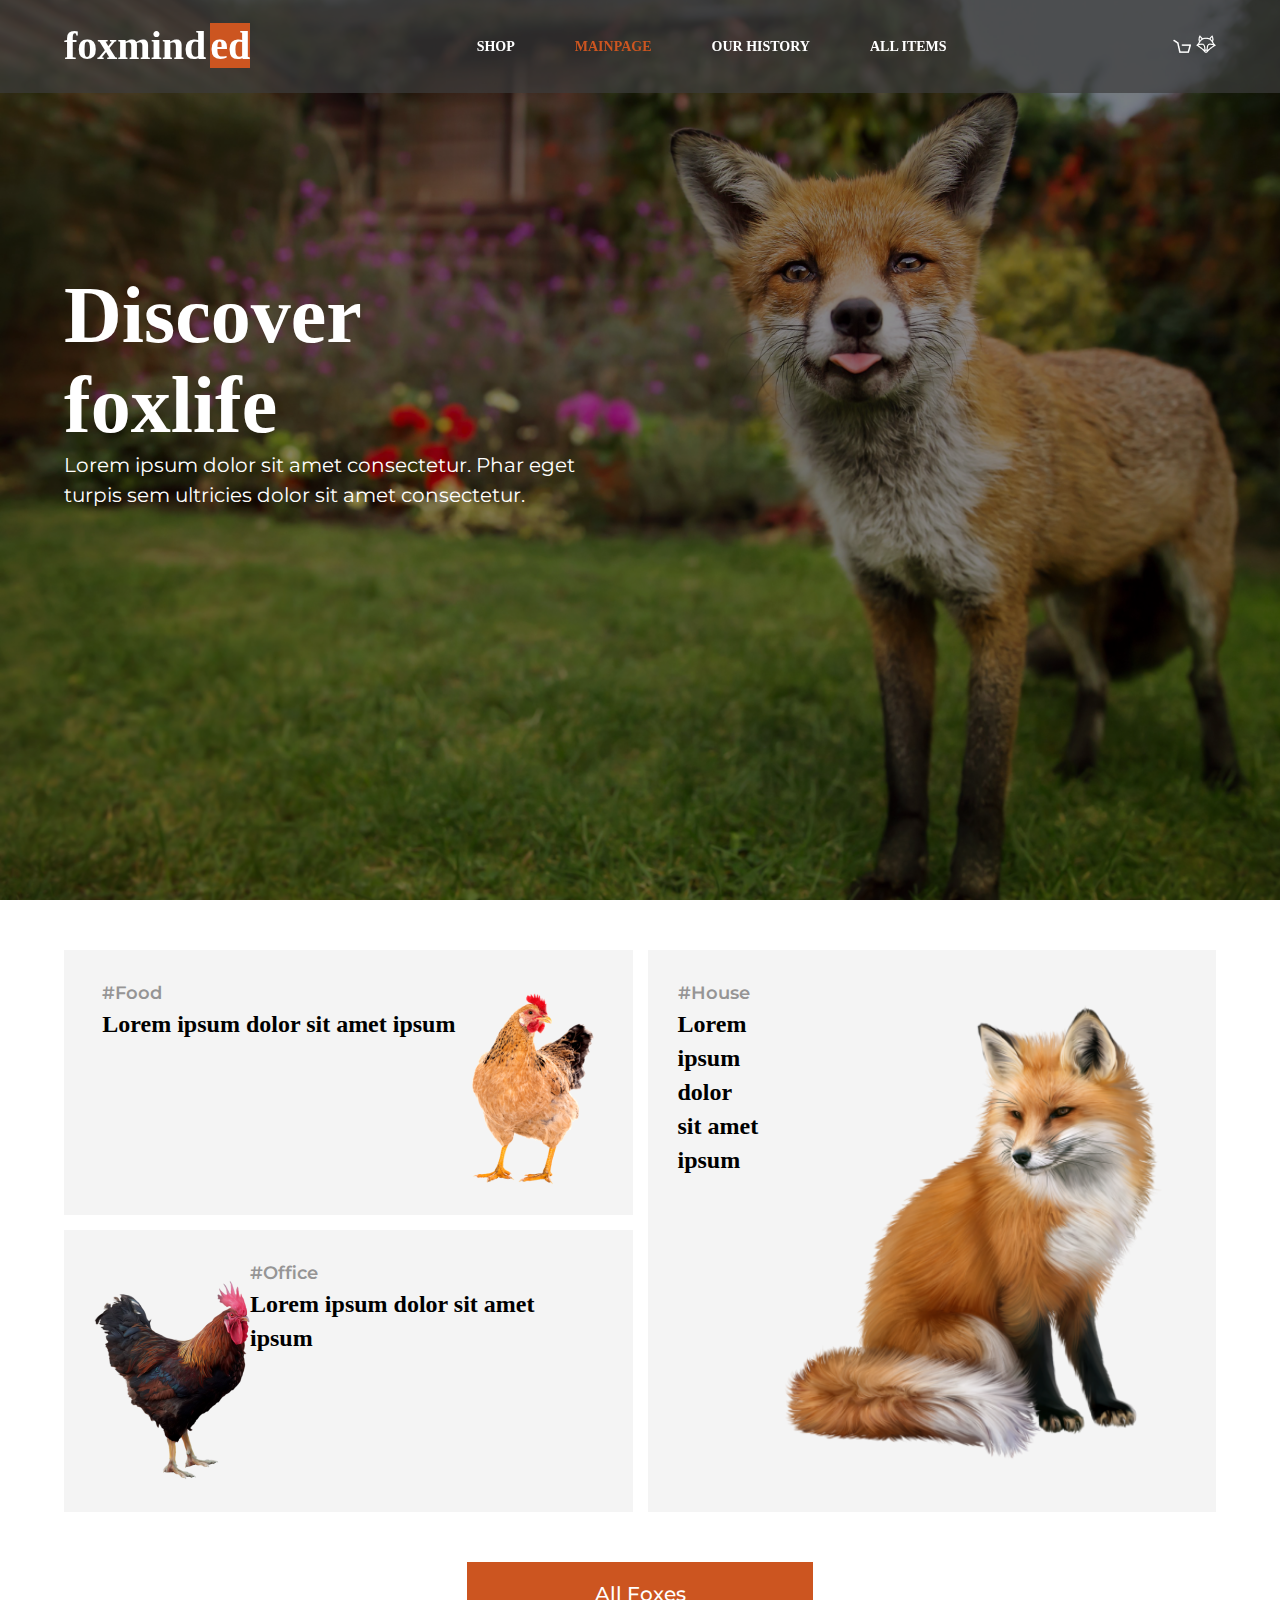
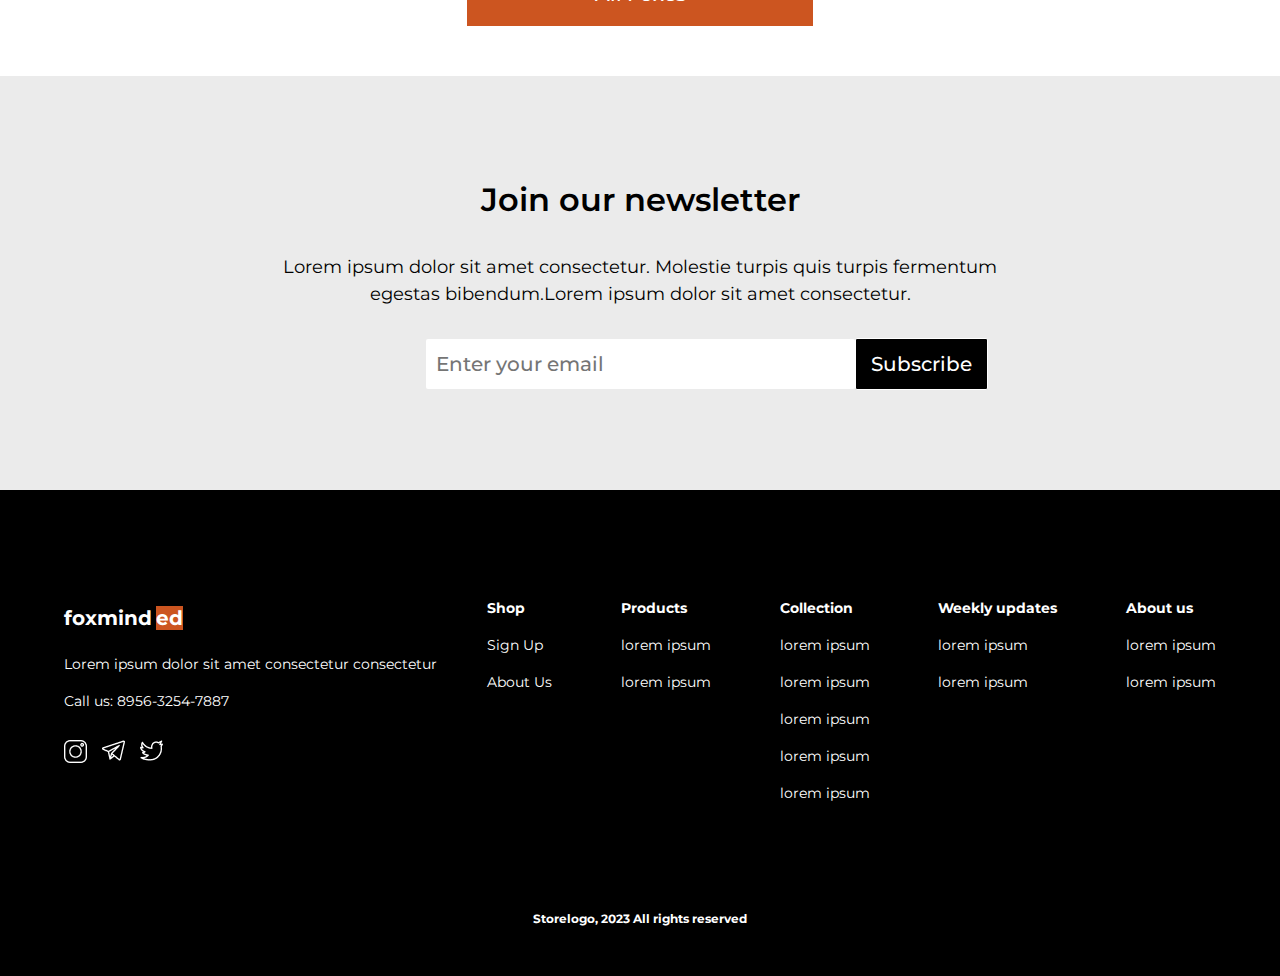
<file: index.html>
<!DOCTYPE html>
<html lang="en">

<head>
    <meta charset="UTF-8">
    <meta name="viewport" content="width=device-width, initial-scale=1.0">
    <link rel="preconnect" href="https://fonts.googleapis.com">
    <link rel="preconnect" href="https://fonts.gstatic.com" crossorigin>
    <link
        href="https://fonts.googleapis.com/css2?family=Montserrat:wght@200;400;500;600;700&family=Playfair+Display:ital,wght@0,700;0,800;1,600&family=Roboto:wght@400;700&display=swap"
        rel="stylesheet">
    <title>Task_2_8</title>
    <link rel="stylesheet" href="./styles/styles.css">
</head>

<body>
    <div class="wrapper">
        <header class="header">
            <div class="container">
                <div class="header__content">
                    <div class="header__mobile">
                        <span class="bar"></span>
                        <span class="bar"></span>
                        <span class="bar"></span>
                    </div>
                    <h1 class="header__logo">
                        <a href="./index.html"> <span>foxmind</span>
                            <span>ed</span></a>
                    </h1>
                    <nav>
                        <ul>
                            <li class="element-menu">
                                <a href="./pages/items.html">Shop</a>
                            </li>
                            <li class="element-menu">
                                <a href="./index.html">Mainpage</a>
                            </li>
                            <li class="element-menu">
                                <a href="./pages/our-history.html">Our history</a>
                            </li>
                            <li class="element-menu">
                                <a href="./pages/items.html#">All items</a>
                            </li>
                        </ul>
                    </nav>
                    <div class="icons__section">
                        <a href="#"><span id="quantity-in-cart"></span><img src="./images/icon-cart-page.png" alt="Cart"
                                class="cart"></a>
                        <a href="#"><img src="./images/icon-profile-page.png" alt="Profile"></a>
                    </div>
                </div>
            </div>
        </header>
        <!--Cart started-->
        <div class="cart__section elementHide">
            <div class="button__close"><a href="#"><img src="../images/icon-close.png" alt="Close"></a></div>
            <h3>Your bag</h3>
            <ul class="cart__list" id="cart__list">
                <!--Inserted by -->
            </ul>
            <span id="total__items">Total items: </span>
            <span id="total__amount">Total amount: $</span>
            <span class="items__button catalog__page">
                <button type="button" class="button__all__foxes">Checkout</button>
            </span>
        </div>
        <!--Cart Ended-->
        <section class="intro">
            <div class="container">
                <div class="intro__content">
                    <h2>Discover foxlife</h2>
                    <span>Lorem ipsum dolor sit amet consectetur. Phar eget turpis sem ultricies dolor sit amet
                        consectetur.</span>
                </div>
            </div>
        </section>
    </div>
    <section class="items">
        <div class="container">
            <div class="items__content">
                <div class="items__element service-item1">
                    <div>
                        <h4>#Food</h4>
                        <span>Lorem ipsum dolor sit amet ipsum</span>
                    </div>
                    <img src="../images/hp-item1.png" alt="item1">
                </div>
                <div class="items__element service-item3">
                    <div>
                        <h4>#House</h4>
                        <span>Lorem ipsum dolor sit amet ipsum</span>
                    </div>
                    <img src="../images/hp-item3.png" alt="item3">
                </div>
                <div class="items__element service-item2">
                    <div>
                        <h4>#Office</h4>
                        <span>Lorem ipsum dolor sit amet ipsum</span>
                    </div>
                    <img src="../images/hp-item2.png" alt="item3">
                </div>
            </div>
            <div class="items__button">
                <a href="./pages/items.html" class="button__all__foxes">All Foxes</a>
            </div>
        </div>
    </section>
    <section class="subscription">
        <div class="container">
            <div class="subscription__content">
                <h2>Join our newsletter</h2>
                <p>Lorem ipsum dolor sit amet consectetur. Molestie turpis quis turpis fermentum egestas
                    bibendum.Lorem
                    ipsum dolor sit amet consectetur.</p>
                <form action="/submit" method="post" class="subscription__form">
                    <input type="email" tabindex="1" name="email" placeholder="Enter your email" minlength="5"
                        maxlength="30" id="sigup" required />
                    <input type="submit" class="button__submit" value="Subscribe" />
                </form>
            </div>
        </div>
    </section>
    <footer class="footer">
        <div class="container">
            <div class="footer__content">
                <div>
                    <ul>
                        <li title="Logo" class="footer__logo"><a href="./index.html"><span>foxmind</span>
                                <span>ed</span></a>
                        </li>
                        <li>Lorem ipsum dolor sit amet consectetur consectetur</li>
                        <li>Call us: <a href="tel:895632547887">8956-3254-7887</a>
                        <li>
                            <ul class="footer__social-list">
                                <li>
                                    <a href="#"><img src="./images/instagram.png" alt="Instagram" /></a>
                                </li>
                                <li>
                                    <a href="#"><img src="./images/telegram.png" alt="Telegram" /></a>
                                </li>
                                <li>
                                    <a href="#"><img src="./images/twitter.png" alt="Twitter" /></a>
                                </li>
                            </ul>
                        </li>
                    </ul>
                </div>
                <nav>
                    <ul>
                        <li title="Shop">Shop</li>
                        <li><a href="#">Sign Up</a></li>
                        <li><a href="#">About Us</a></li>
                    </ul>
                    <ul>
                        <li title="Products">Products</li>
                        <li><a href="#">lorem ipsum</a></li>
                        <li><a href="#">lorem ipsum</a></li>
                    </ul>
                    <ul>
                        <li title="Collection">Collection</li>
                        <li><a href="#">lorem ipsum</a></li>
                        <li><a href="#">lorem ipsum</a></li>
                        <li><a href="#">lorem ipsum</a></li>
                        <li><a href="#">lorem ipsum</a></li>
                        <li><a href="#">lorem ipsum</a></li>
                    </ul>
                    <ul>
                        <li title="Weekly updates">Weekly updates</li>
                        <li><a href="#">lorem ipsum</a></li>
                        <li><a href="#">lorem ipsum</a></li>
                    </ul>
                    <ul>
                        <li title="About us">About us</li>
                        <li><a href="#">lorem ipsum</a></li>
                        <li><a href="#">lorem ipsum</a></li>
                    </ul>
                </nav>
            </div>
            <span class="footer__copyright">Storelogo, 2023 All rights reserved</span>
        </div>
    </footer>
    <script src="./scripts/scriptbasic.js"></script>
    <script src="./scripts/script.js"></script>
</body>

</html>
</file>
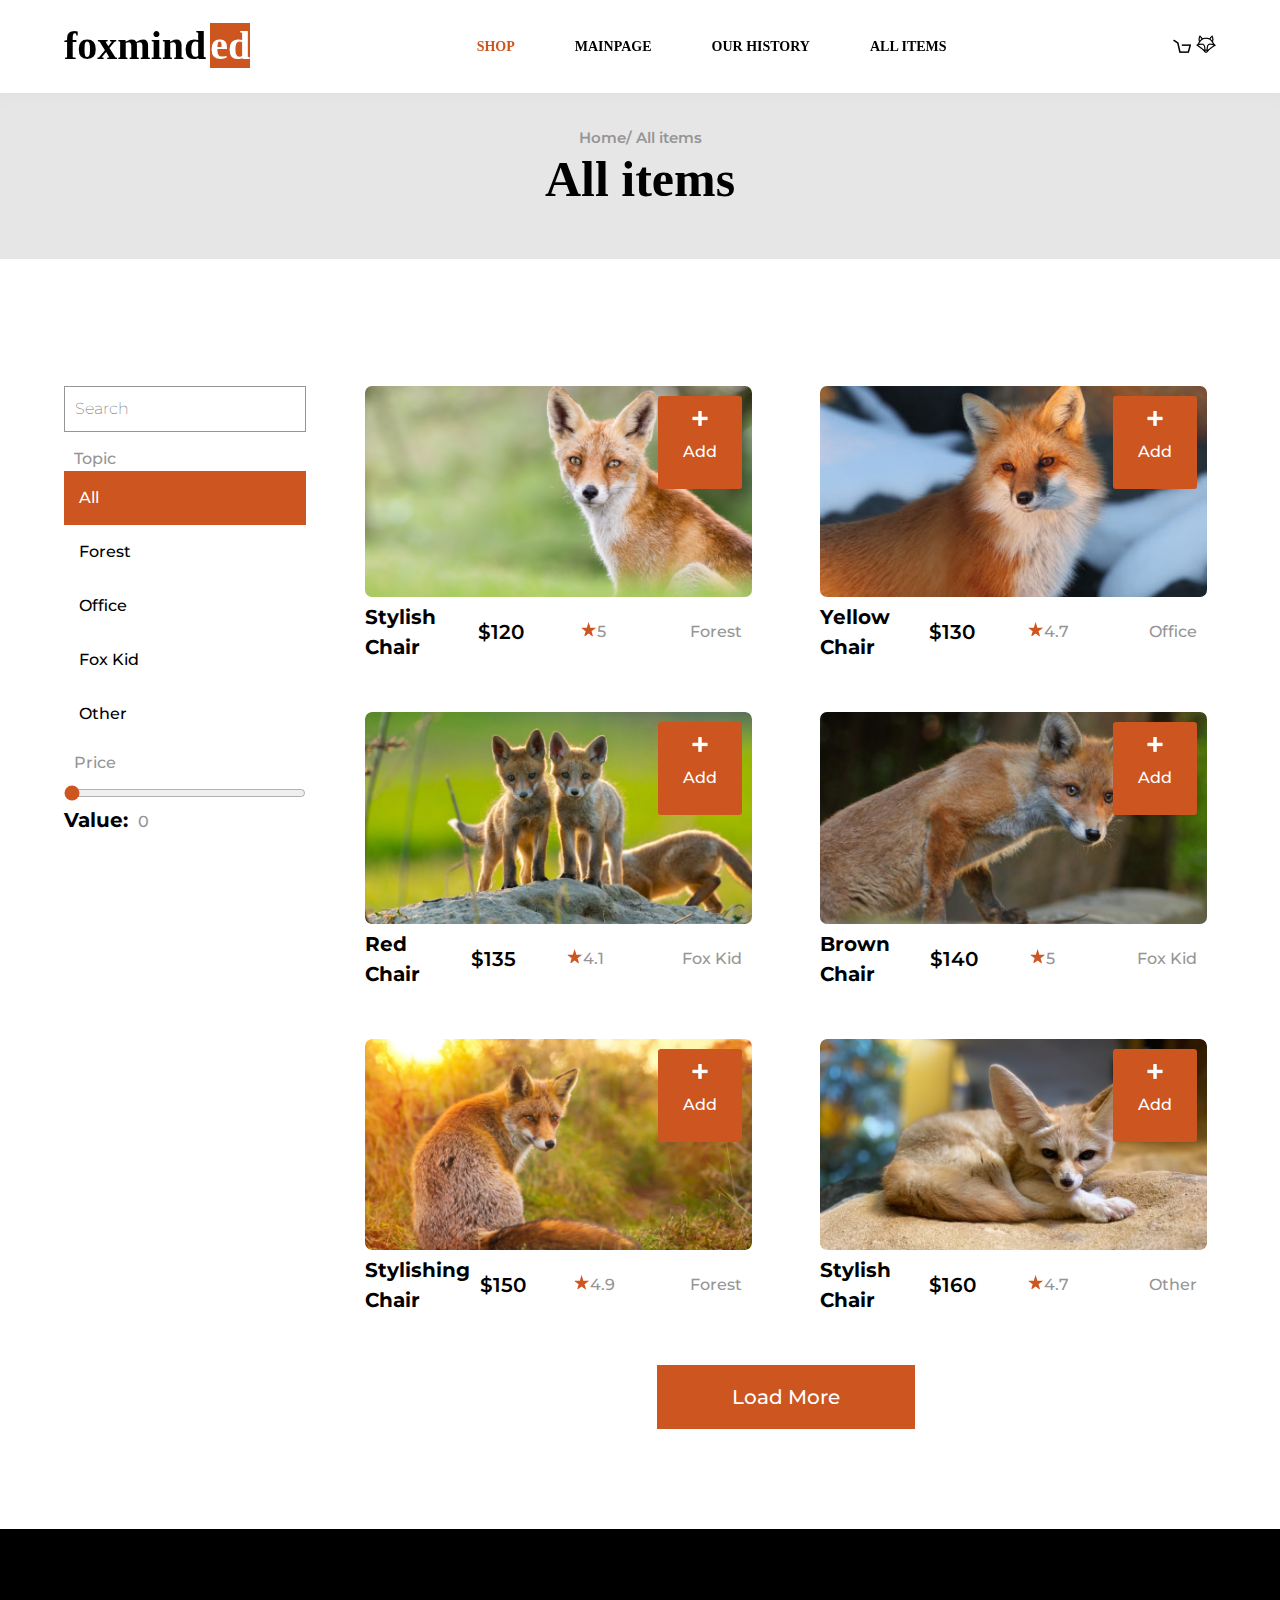
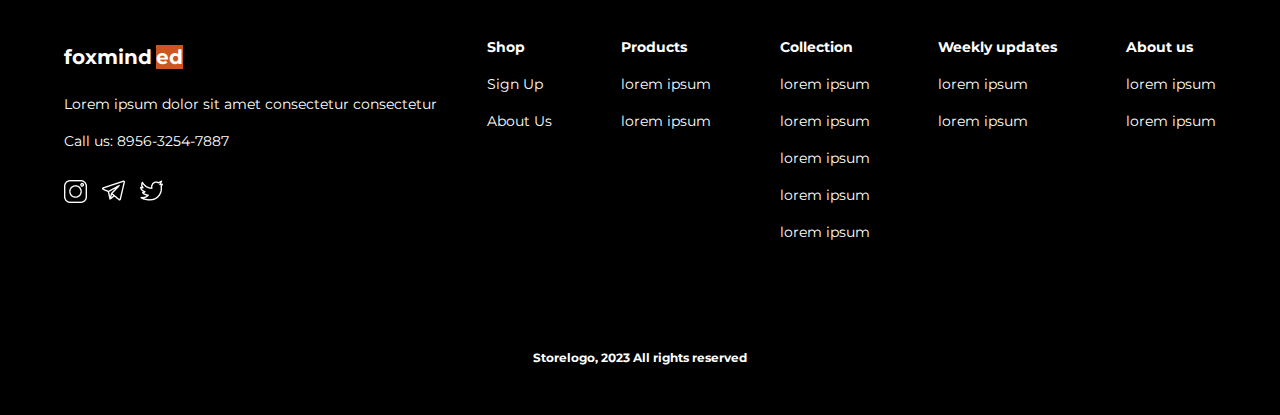
<file: pages/items.html>
<!DOCTYPE html>
<html lang="en">

<head>
    <meta charset="UTF-8">
    <meta name="viewport" content="width=device-width, initial-scale=1.0">
    <link rel="preconnect" href="https://fonts.googleapis.com">
    <link rel="preconnect" href="https://fonts.gstatic.com" crossorigin>
    <link
        href="https://fonts.googleapis.com/css2?family=Montserrat:wght@200;400;500;600;700&family=Playfair+Display:ital,wght@0,700;0,800;1,600&family=Roboto:wght@400;700&display=swap"
        rel="stylesheet">
    <title>Our items</title>
    <link rel="stylesheet" href="../styles/styles.css">
</head>

<body class="page">
    <header class="header">
        <div class="container">
            <div class="header__content">
                <div class="header__mobile">
                    <span class="bar"></span>
                    <span class="bar"></span>
                    <span class="bar"></span>
                </div>
                <h1 class="header__logo">
                    <a href="../index.html"><span>foxmind</span>
                        <span>ed</span></a>
                </h1>
                <nav>
                    <ul>
                        <li class="element-menu">
                            <a href="../pages/items.html">Shop</a>
                        </li>
                        <li class="element-menu">
                            <a href="../index.html">Mainpage</a>
                        </li>
                        <li class="element-menu">
                            <a href="../pages/our-history.html">Our history</a>
                        </li>
                        <li class="element-menu">
                            <a href="../pages/items.html#">All items</a>
                        </li>
                    </ul>
                </nav>
                <div class="icons__section">
                    <a href="#"><span id="quantity-in-cart"></span><img src="../images/icon-cart-page.png" alt="Cart"
                            class="cart"></a>
                    <a href="#"><img src="../images/icon-profile-page.png" alt="Profile"></a>
                </div>
            </div>
        </div>
    </header>
    <!--Cart started-->
    <div class="cart__section elementHide">
        <div class="button__close"><a href="#"><img src="../images/icon-close.png" alt="Close"></a></div>
        <h3>Your bag</h3>
        <ul class="cart__list" id="cart__list">
            <!--Inserted by -->
        </ul>
        <span id="total__items">Total items: </span>
        <span id="total__amount">Total amount: $</span>
        <span class="items__button catalog__page">
            <button type="button" class="button__all__foxes">Checkout</button>
        </span>
    </div>
    <!--Cart Ended-->
    <section class="history">
        <div class="container">
            <div class="history__content">
                <nav>
                    <ul class="breadcrumb">
                        <li><a href="../index.html">Home/</a></li>
                        <li><a href="../pages/items.html">All items</a></li>
                    </ul>
                </nav>
                <h2>All items</h2>
            </div>
        </div>
    </section>
    <section class="catalog">
        <div class="container">
            <div class="catalog__content">
                <div class="catalog__search">
                    <input type="text" class="search__field" tabindex="2" name="search" placeholder="Search"
                        maxlength="20" required>
                    <span>Topic</span>
                    <ul class="catalog__filter" id="catalog__filter">
                        <li>All</li>
                        <!--Inserted from JS-->
                    </ul>
                    <div class="catalog__price">
                        <span>Price</span>
                        <input type="range" tabindex="12" id="price" name="price" class="price__form" min="0" max="200"
                            value="0" />
                        <div class="price__display">Value:<span id="price__value">0</span></div>
                    </div>
                </div>
                <div class="catalog__block">
                    <ul class="catalog__list" id="catalog__list">
                        <!--Inserted from JS-->
                    </ul>
                    <div class="items__button catalog__page">
                        <button id="button__all__foxes" class="button__all__foxes" type="button">Load More</button>
                    </div>
                </div>
            </div>
        </div>
    </section>
    <footer class="footer">
        <div class="container">
            <div class="footer__content">
                <div>
                    <ul>
                        <li title="Logo" class="footer__logo"><a href="../index.html"><span>foxmind</span>
                                <span>ed</span></a>
                        </li>
                        <li>Lorem ipsum dolor sit amet consectetur consectetur</li>
                        <li>Call us: <a href="tel:895632547887">8956-3254-7887</a>
                        <li>
                            <ul class="footer__social-list">
                                <li>
                                    <a href="#"><img src="../images/instagram.png" alt="Instagram" /></a>
                                </li>
                                <li>
                                    <a href="#"><img src="../images/telegram.png" alt="Telegram" /></a>
                                </li>
                                <li>
                                    <a href="#"><img src="../images/twitter.png" alt="Twitter" /></a>
                                </li>
                            </ul>
                        </li>
                    </ul>
                </div>
                <nav>
                    <ul>
                        <li title="Shop">Shop</li>
                        <li><a href="#">Sign Up</a></li>
                        <li><a href="#">About Us</a></li>
                    </ul>
                    <ul>
                        <li title="Products">Products</li>
                        <li><a href="#">lorem ipsum</a></li>
                        <li><a href="#">lorem ipsum</a></li>
                    </ul>
                    <ul>
                        <li title="Collection">Collection</li>
                        <li><a href="#">lorem ipsum</a></li>
                        <li><a href="#">lorem ipsum</a></li>
                        <li><a href="#">lorem ipsum</a></li>
                        <li><a href="#">lorem ipsum</a></li>
                        <li><a href="#">lorem ipsum</a></li>
                    </ul>
                    <ul>
                        <li title="Weekly updates">Weekly updates</li>
                        <li><a href="#">lorem ipsum</a></li>
                        <li><a href="#">lorem ipsum</a></li>
                    </ul>
                    <ul>
                        <li title="About us">About us</li>
                        <li><a href="#">lorem ipsum</a></li>
                        <li><a href="#">lorem ipsum</a></li>
                    </ul>
                </nav>
            </div>
            <span class="footer__copyright">Storelogo, 2023 All rights reserved</span>
        </div>
    </footer>
    <script src="../scripts/scriptbasic.js"></script>
    <script src="../scripts/script.js"></script>
</body>

</html>
</file>
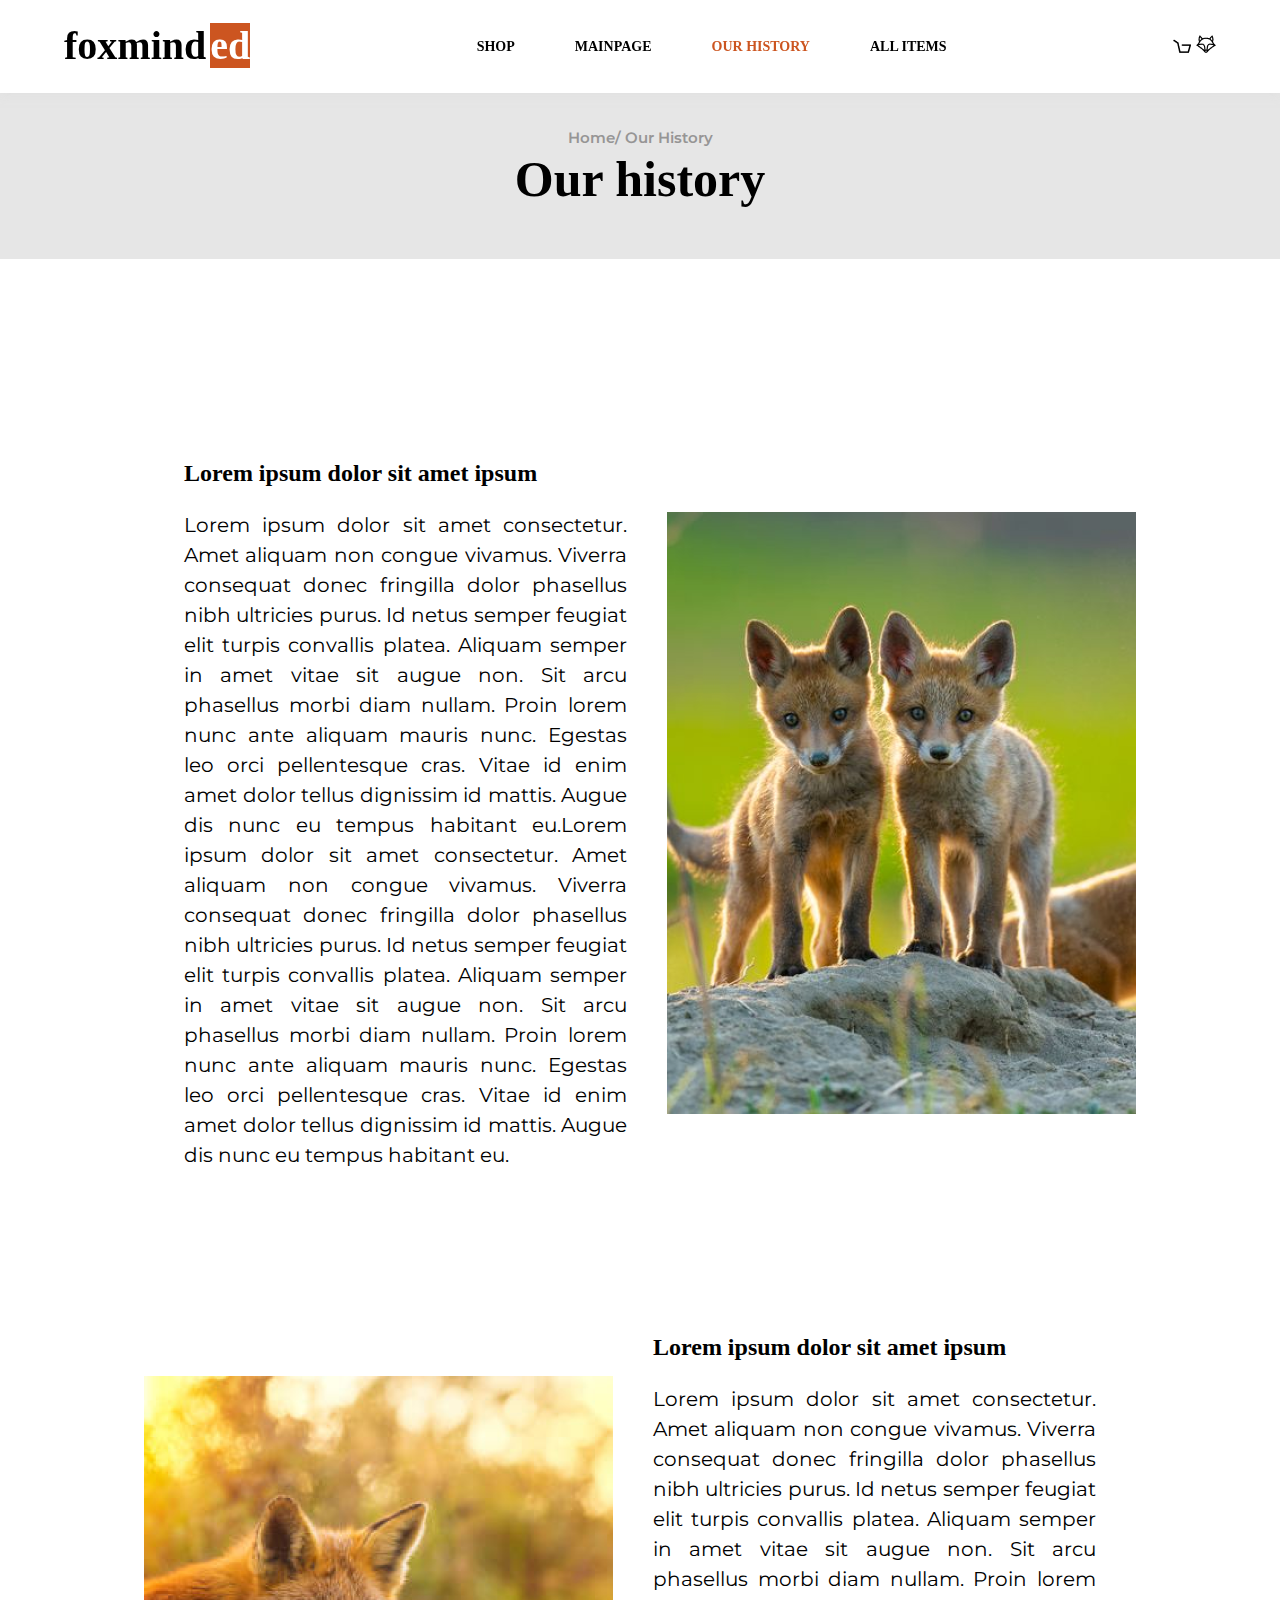
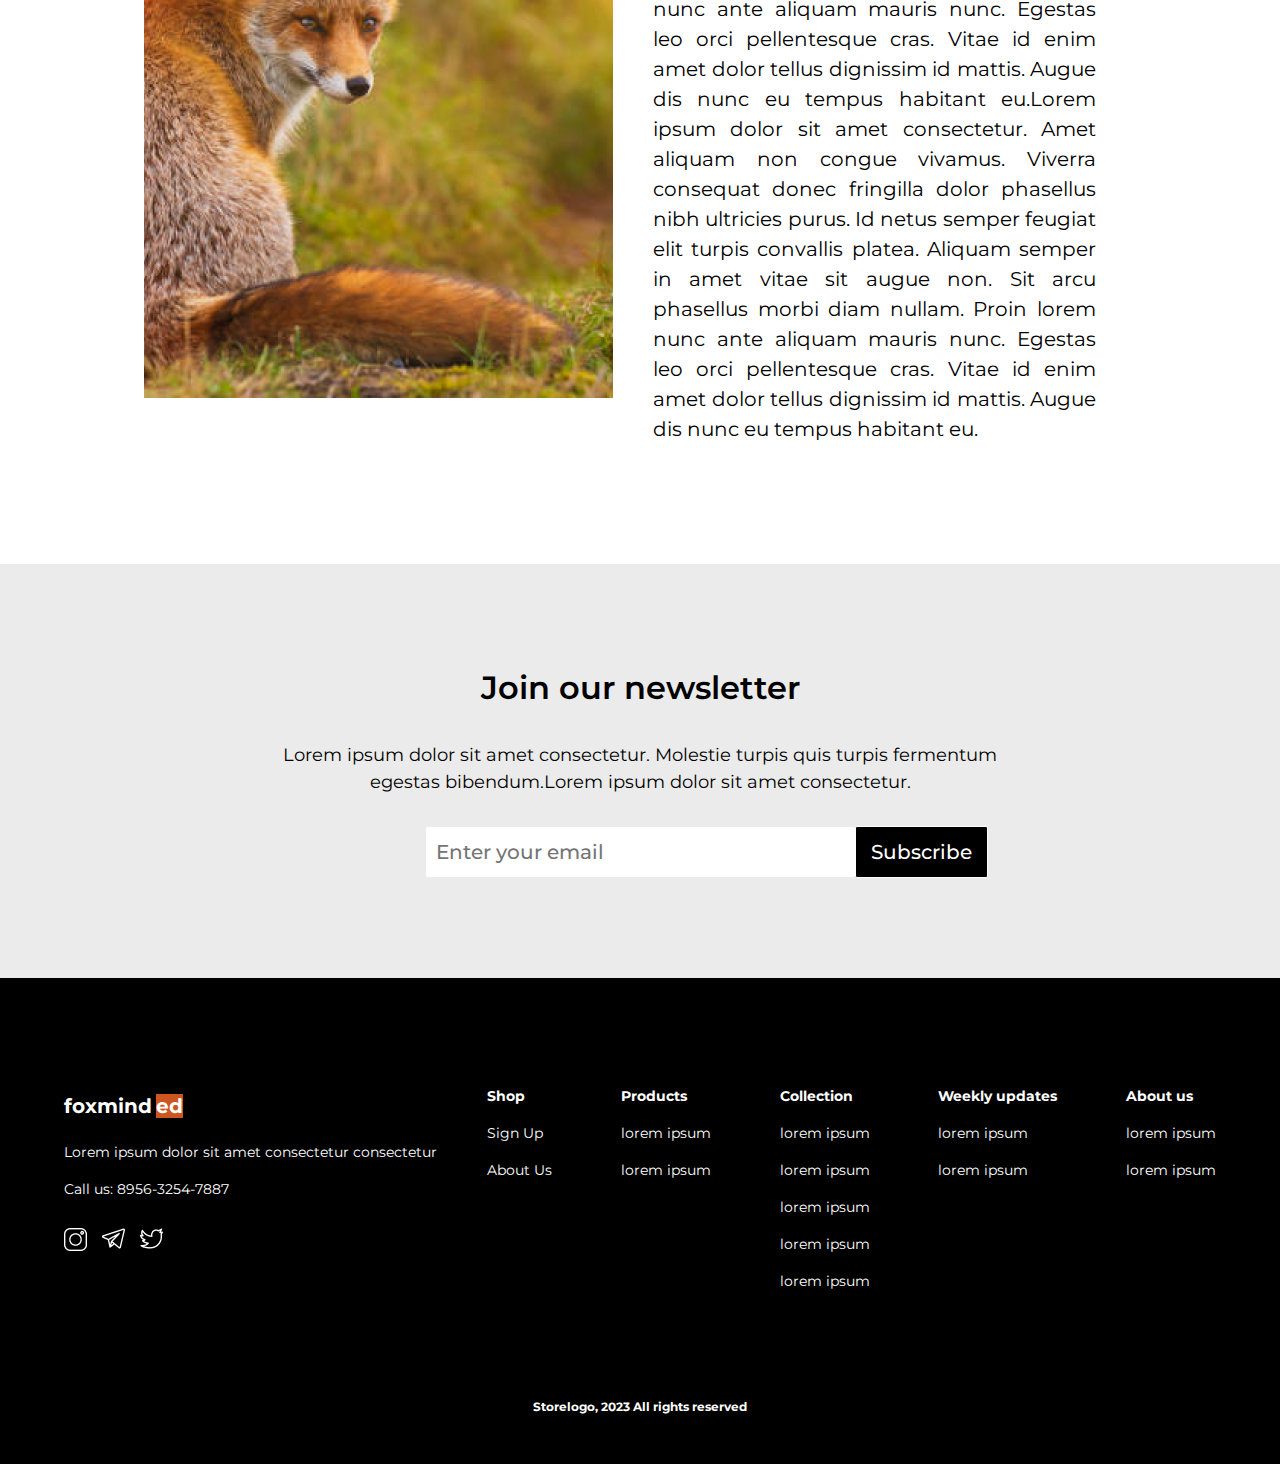
<file: pages/our-history.html>
<!DOCTYPE html>
<html lang="en">

<head>
    <meta charset="UTF-8">
    <meta name="viewport" content="width=device-width, initial-scale=1.0">
    <link rel="preconnect" href="https://fonts.googleapis.com">
    <link rel="preconnect" href="https://fonts.gstatic.com" crossorigin>
    <link
        href="https://fonts.googleapis.com/css2?family=Montserrat:wght@200;400;500;600;700&family=Playfair+Display:ital,wght@0,700;0,800;1,600&family=Roboto:wght@400;700&display=swap"
        rel="stylesheet">
    <title>Our history</title>
    <link rel="stylesheet" href="../styles/styles.css">
</head>

<body class="page">
    <header class="header">
        <div class="container">
            <div class="header__content">
                <div class="header__mobile">
                    <span class="bar"></span>
                    <span class="bar"></span>
                    <span class="bar"></span>
                </div>
                <h1 class="header__logo">
                    <a href="../index.html"><span>foxmind</span>
                        <span>ed</span></a>
                </h1>
                <nav>
                    <ul>
                        <li class="element-menu">
                            <a href="../pages/items.html">Shop</a>
                        </li>
                        <li class="element-menu">
                            <a href="../index.html">Mainpage</a>
                        </li>
                        <li class="element-menu">
                            <a href="../pages/our-history.html">Our history</a>
                        </li>
                        <li class="element-menu">
                            <a href="../pages/items.html#">All items</a>
                        </li>
                    </ul>
                </nav>
                <div class="icons__section">
                    <a href="#"><span id="quantity-in-cart"></span><img src="../images/icon-cart-page.png" alt="Cart"
                            class="cart"></a>
                    <a href="#"><img src="../images/icon-profile-page.png" alt="Profile"></a>
                </div>
            </div>
        </div>
    </header>
    <!--Cart started-->
    <div class="cart__section elementHide">
        <div class="button__close"><a href="#"><img src="../images/icon-close.png" alt="Close"></a></div>
        <h3>Your bag</h3>
        <ul class="cart__list" id="cart__list">
            <!--Inserted by -->
        </ul>
        <span id="total__items">Total items: </span>
        <span id="total__amount">Total amount: $</span>
        <span class="items__button catalog__page">
            <button type="button" class="button__all__foxes">Checkout</button>
        </span>
    </div>
    <!--Cart Ended-->
    <section class="history">
        <div class="container">
            <div class="history__content">
                <nav>
                    <ul class="breadcrumb">
                        <li><a href="../index.html">Home/</a></li>
                        <li><a href="../pages/our-history.html">Our History</a></li>
                    </ul>
                </nav>
                <h2>Our history</h2>
            </div>
        </div>
    </section>
    <section class="text">
        <div class="container">
            <div class="text__content">
                <div>
                    <h3>Lorem ipsum dolor sit amet ipsum</h3>
                    <p>Lorem ipsum dolor sit amet consectetur.
                        Amet aliquam non congue vivamus. Viverra consequat
                        donec fringilla dolor phasellus nibh ultricies purus.
                        Id netus semper feugiat elit turpis convallis platea.
                        Aliquam semper in amet vitae sit augue non. Sit arcu
                        phasellus morbi diam nullam. Proin lorem nunc ante
                        aliquam mauris nunc. Egestas leo orci pellentesque cras.
                        Vitae id enim amet dolor tellus dignissim id mattis.
                        Augue dis nunc eu tempus habitant eu.Lorem ipsum dolor
                        sit amet consectetur. Amet aliquam non congue vivamus.
                        Viverra consequat donec fringilla dolor phasellus nibh
                        ultricies purus. Id netus semper feugiat elit turpis
                        convallis platea. Aliquam semper in amet vitae sit
                        augue non. Sit arcu phasellus morbi diam nullam.
                        Proin lorem nunc ante aliquam mauris nunc. Egestas
                        leo orci pellentesque cras. Vitae id enim amet dolor
                        tellus dignissim id mattis. Augue dis nunc eu tempus
                        habitant eu.</p>
                </div>
                <img src="../images/history-img1.png" alt="Image 1">
            </div>
            <div class="text__content">
                <img src="../images/history-img2.png" alt="Image 2">
                <div>
                    <h3>Lorem ipsum dolor sit amet ipsum</h3>
                    <p>Lorem ipsum dolor sit amet consectetur.
                        Amet aliquam non congue vivamus. Viverra consequat
                        donec fringilla dolor phasellus nibh ultricies purus.
                        Id netus semper feugiat elit turpis convallis platea.
                        Aliquam semper in amet vitae sit augue non. Sit arcu
                        phasellus morbi diam nullam. Proin lorem nunc ante
                        aliquam mauris nunc. Egestas leo orci pellentesque cras.
                        Vitae id enim amet dolor tellus dignissim id mattis.
                        Augue dis nunc eu tempus habitant eu.Lorem ipsum dolor
                        sit amet consectetur. Amet aliquam non congue vivamus.
                        Viverra consequat donec fringilla dolor phasellus nibh
                        ultricies purus. Id netus semper feugiat elit turpis
                        convallis platea. Aliquam semper in amet vitae sit
                        augue non. Sit arcu phasellus morbi diam nullam.
                        Proin lorem nunc ante aliquam mauris nunc. Egestas
                        leo orci pellentesque cras. Vitae id enim amet dolor
                        tellus dignissim id mattis. Augue dis nunc eu tempus
                        habitant eu.</p>
                </div>

            </div>
        </div>
    </section>
    <section class="subscription">
        <div class="container">
            <div class="subscription__content">
                <h2>Join our newsletter</h2>
                <p>Lorem ipsum dolor sit amet consectetur. Molestie turpis quis turpis fermentum egestas bibendum.Lorem
                    ipsum dolor sit amet consectetur.</p>
                <form action="/submit" method="post" class="subscription__form">
                    <input type="email" tabindex="1" name="email" placeholder="Enter your email" minlength="5"
                        maxlength="30" id="sigup" required />
                    <input type="submit" class="button__submit" value="Subscribe" />
                </form>
            </div>
        </div>
    </section>
    <footer class="footer">
        <div class="container">
            <div class="footer__content">
                <div>
                    <ul>
                        <li title="Logo" class="footer__logo"><a href="../index.html"><span>foxmind</span>
                                <span>ed</span></a>
                        </li>
                        <li>Lorem ipsum dolor sit amet consectetur consectetur</li>
                        <li>Call us: <a href="tel:895632547887">8956-3254-7887</a>
                        <li>
                            <ul class="footer__social-list">
                                <li>
                                    <a href="#"><img src="../images/instagram.png" alt="Instagram" /></a>
                                </li>
                                <li>
                                    <a href="#"><img src="../images/telegram.png" alt="Telegram" /></a>
                                </li>
                                <li>
                                    <a href="#"><img src="../images/twitter.png" alt="Twitter" /></a>
                                </li>
                            </ul>
                        </li>
                    </ul>
                </div>
                <nav>
                    <ul>
                        <li title="Shop">Shop</li>
                        <li><a href="#">Sign Up</a></li>
                        <li><a href="#">About Us</a></li>
                    </ul>
                    <ul>
                        <li title="Products">Products</li>
                        <li><a href="#">lorem ipsum</a></li>
                        <li><a href="#">lorem ipsum</a></li>
                    </ul>
                    <ul>
                        <li title="Collection">Collection</li>
                        <li><a href="#">lorem ipsum</a></li>
                        <li><a href="#">lorem ipsum</a></li>
                        <li><a href="#">lorem ipsum</a></li>
                        <li><a href="#">lorem ipsum</a></li>
                        <li><a href="#">lorem ipsum</a></li>
                    </ul>
                    <ul>
                        <li title="Weekly updates">Weekly updates</li>
                        <li><a href="#">lorem ipsum</a></li>
                        <li><a href="#">lorem ipsum</a></li>
                    </ul>
                    <ul>
                        <li title="About us">About us</li>
                        <li><a href="#">lorem ipsum</a></li>
                        <li><a href="#">lorem ipsum</a></li>
                    </ul>
                </nav>
            </div>
            <span class="footer__copyright">Storelogo, 2023 All rights reserved</span>
        </div>
    </footer>
    <script src="../scripts/scriptbasic.js"></script>
    <script src="../scripts/script.js"></script>
</body>

</html>
</file>
<file: styles/styles.css>
*,
*:before,
*:after {
  margin: 0;
  padding: 0;
  border: 0;
  box-sizing: border-box;
}

:focus,
:active {
  outline: none;
}

html,
body {
  min-width: 320px;
  overscroll-behavior: none;
  overflow-x: hidden;
  overflow-y: auto;
}

a {
  font-family: Roboto sans-serif;
  text-decoration: none;
  color: black;
  color: inherit;
  cursor: pointer;
}
a:focus, a:active {
  outline: none;
}
a:visited {
  text-decoration: none;
  color: black;
}
a:hover {
  text-decoration: none;
}

input::-ms-clear {
  display: none;
}

button::-moz-focus-inner {
  padding: 0;
  border: 0;
}

ul li {
  list-style: none;
  font-family: Roboto sans-serif;
}

h1,
h2,
h3,
h4,
h5,
h6 {
  font-weight: inherit;
  font-size: inherit;
  font-family: Roboto sans-serif;
}

.container {
  margin: 0 auto;
  width: 90%;
}

section {
  flex: 1 1 auto;
}

.wrapper {
  background-image: url("../images/main-logo.png");
  background-attachment: fixed;
  background-repeat: no-repeat;
  background-size: cover;
  height: 100vh;
  position: relative;
}
.wrapper::before {
  content: "";
  position: absolute;
  top: 0;
  left: 0;
  width: 100%;
  height: 100%;
  background-color: rgba(0, 0, 0, 0.45);
}

.header {
  position: fixed;
  background: rgba(60, 60, 60, 0.7);
  z-index: 10;
  width: 100%;
}
.header__logo span {
  font-weight: 700;
  font-size: 40px;
  line-height: 1.818;
  color: #fff;
}
.header__logo span:last-child {
  background-color: rgb(204, 85, 32);
  color: #fff;
  line-height: 1;
}
@media (min-width: 320px) and (max-width: 767.9px) {
  .header__logo span:last-child {
    font-size: 20px;
  }
}
@media (min-width: 320px) and (max-width: 767.9px) {
  .header__logo span {
    font-size: 20px;
  }
}
@media (min-width: 768px) and (max-width: 1169.9px) {
  .header__logo span {
    font-size: 20px;
  }
}
.header__content {
  display: flex;
  flex-direction: row;
  justify-content: space-between;
  align-items: center;
  padding: 10px 0;
}
.header__content nav {
  font: 600 14px Montserrat;
  line-height: 1.2192857143;
}
.header__content nav ul {
  display: flex;
  flex-direction: row;
}
@media (min-width: 320px) and (max-width: 767.9px) {
  .header__content nav ul {
    flex-direction: column;
    position: absolute;
    z-index: 1;
    top: 100%;
    background: rgba(60, 60, 60, 0.7);
    left: 0;
    width: 100%;
  }
}
.header__content nav ul li {
  padding: 0 30px;
  margin: 20px 0;
}
.header__content nav ul li a {
  color: #fff;
  text-transform: uppercase;
  transition: color 0.2s ease-in-out;
}
.header__content nav ul li a:hover {
  color: rgb(204, 85, 32);
}
@media (min-width: 320px) and (max-width: 767.9px) {
  .header__content nav {
    display: none;
  }
}
.header__content span img {
  padding-left: 5px;
}
.header__content span img:first-child {
  padding-left: 20px;
}
.header__mobile {
  cursor: pointer;
  display: none;
}
@media (min-width: 320px) and (max-width: 767.9px) {
  .header__mobile {
    display: block;
  }
}
@media (min-width: 320px) and (max-width: 767.9px) {
  .header {
    background: rgb(60, 60, 60);
  }
}

#quantity-in-cart {
  font: 600 15px Montserrat;
  line-height: 1.3333333333;
  position: absolute;
  top: -13px;
  left: 10px;
  color: rgb(255, 255, 255);
}
#quantity-in-cart:hover {
  text-decoration: underline;
}

.icons__section {
  position: relative;
}

.elementShow {
  display: flex !important;
}

.elementHide {
  display: none !important;
}

.bar {
  display: block;
  width: 15px;
  height: 3px;
  background-color: #fff;
  margin: 6px 0;
  transition: 0.4s;
}

.intro {
  color: #fff;
}
.intro__content {
  position: absolute;
  top: 30%;
}
.intro h2 {
  font: 700 80px Playfair;
  line-height: 1.125;
  width: 35%;
}
@media (min-width: 320px) and (max-width: 767.9px) {
  .intro h2 {
    font-size: 65px;
    width: 100%;
  }
}
.intro span {
  display: block;
  font: 400 20px Montserrat;
  line-height: 1.5;
  width: 55%;
}
@media (min-width: 320px) and (max-width: 767.9px) {
  .intro span {
    font-size: 16px;
    width: 100%;
  }
}
@media (min-width: 320px) and (max-width: 767.9px) {
  .intro {
    background-attachment: unset;
  }
}

.items {
  margin-top: 50px;
}
.items__content {
  display: grid;
  grid-template-areas: "service-item1 service-item2" "service-item3 service-item2";
  grid-template-columns: 1fr 1fr;
  grid-template-rows: auto auto;
  gap: 15px;
  justify-content: center;
}
@media (min-width: 320px) and (max-width: 767.9px) {
  .items__content {
    grid-template-areas: "item1" "item2" "item3";
    grid-template-columns: 100%;
    grid-template-rows: auto auto auto;
  }
}
.items__element {
  display: flex;
  justify-content: space-around;
  font: 700 24px Playfair;
  line-height: 1.4166666667;
  background-color: rgb(244, 244, 244);
  padding: 30px;
}
.items__element h4 {
  font: 600 18px Montserrat;
  line-height: 1.5;
  color: rgb(150, 149, 149);
  content: "#Office";
  top: 50px;
  left: 40px;
}
@media (min-width: 320px) and (max-width: 767.9px) {
  .items__element h4 {
    font-size: 14px;
  }
}
.items__element img {
  max-width: 100%;
  -o-object-fit: contain;
     object-fit: contain;
}
@media (min-width: 768px) and (max-width: 1169.9px) {
  .items__element img {
    max-width: none;
  }
}
@media (min-width: 320px) and (max-width: 767.9px) {
  .items__element img {
    min-width: 40%;
  }
}
@media (min-width: 320px) and (max-width: 1169.9px) {
  .items__element {
    font-size: 20px;
    padding: 15px;
    justify-content: space-between;
  }
}
.items__button {
  display: flex;
  justify-content: center;
  padding: 50px 0;
}

.service-item1 {
  grid-area: item1;
  grid-row-start: 1;
  grid-row-end: 2;
  grid-column-start: 1;
  grid-column-end: 2;
}
@media (min-width: 320px) and (max-width: 767.9px) {
  .service-item1 {
    grid-row-start: 1;
    grid-row-end: 2;
    grid-column-start: 1;
    grid-column-end: 2;
  }
}

.service-item2 {
  grid-area: item2;
  grid-row-start: 2;
  grid-row-end: 3;
  grid-column-start: 1;
  grid-column-end: 2;
  flex-direction: row-reverse;
}
@media (min-width: 320px) and (max-width: 767.9px) {
  .service-item2 {
    grid-row-start: 2;
    grid-row-end: 3;
    grid-column-start: 1;
    grid-column-end: 2;
  }
}

.service-item3 {
  grid-area: item3;
  grid-row-start: 1;
  grid-row-end: 3;
  grid-column-start: 2;
  grid-column-end: 3;
}
@media (min-width: 320px) and (max-width: 767.9px) {
  .service-item3 {
    grid-row-start: 3;
    grid-row-end: 4;
    grid-column-start: 1;
    grid-column-end: 2;
  }
}

.button__all__foxes {
  color: #fff !important;
  min-width: 30%;
  padding: 15px 30px;
  text-align: center;
  border: 2px solid rgb(204, 85, 32);
  background: rgb(204, 85, 32);
  font: 500 20px Montserrat;
  line-height: 1.5;
  cursor: pointer;
}
.button__all__foxes:hover {
  box-shadow: 0 0 3px rgb(0, 0, 0);
}
.button__submit {
  font: 500 20px Montserrat;
  line-height: 1.5;
  color: #fff;
  padding: 10px 15px;
  text-align: center;
  text-transform: capitalize;
  border: 1px solid #fff;
  border-radius: 2px;
  background: rgb(0, 0, 0);
  cursor: pointer;
  transition: box-shadow 0.2s ease-in-out;
}
.button__submit:hover {
  box-shadow: 0 0 3px rgb(0, 0, 0);
}
@media (min-width: 320px) and (max-width: 767.9px) {
  .button__submit {
    width: 100%;
  }
}
.button__close a {
  padding: 15px;
  color: #fff;
  transition: all 0.2s ease-in-out;
}
.button__close a img:hover {
  box-shadow: 0 0 5px #fff;
  border-radius: 50%;
}

.subscription {
  background-color: rgba(216, 216, 216, 0.5);
}
.subscription__content {
  display: flex;
  flex-direction: column;
  padding: 100px;
  align-items: center;
  gap: 30px;
}
@media (min-width: 320px) and (max-width: 767.9px) {
  .subscription__content {
    padding: 10px;
  }
}
.subscription h2 {
  font: 600 32px Montserrat;
  line-height: 1.5;
}
@media (min-width: 320px) and (max-width: 767.9px) {
  .subscription h2 {
    text-align: center;
  }
}
.subscription p {
  font: 400 18px Montserrat;
  line-height: 1.5;
  width: 730px;
  text-align: center;
}
@media (min-width: 320px) and (max-width: 767.9px) {
  .subscription p {
    width: 100%;
    text-align: justify;
  }
}
.subscription form {
  display: flex;
  align-items: center;
  justify-content: space-around;
  flex-direction: row;
}
@media (min-width: 320px) and (max-width: 767.9px) {
  .subscription form {
    flex-direction: column;
  }
}
.subscription input[type=email] {
  padding: 10px;
  min-width: 100%;
  border-radius: 2px;
  font: 500 20px Montserrat;
  line-height: 1.5;
}

.footer {
  background-color: rgb(0, 0, 0);
}
.footer__logo span {
  font-weight: 700;
  font-size: 20px;
  line-height: 1.818;
}
.footer__logo span:last-child {
  background-color: rgb(204, 85, 32);
  color: #fff;
  line-height: 1;
}
.footer__content {
  padding: 100px 0;
  color: #fff;
  display: flex;
  flex-direction: row;
  justify-content: space-between;
  align-items: flex-start;
}
.footer__content div {
  margin-right: 50px;
}
@media (min-width: 320px) and (max-width: 767.9px) {
  .footer__content div ul {
    text-align: center;
  }
}
@media (min-width: 320px) and (max-width: 767.9px) {
  .footer__content div {
    margin-right: 0;
    margin: 0 auto;
  }
}
.footer__content nav {
  display: flex;
  flex-direction: row;
  justify-content: space-between;
  flex: 1 1 auto;
  flex-wrap: wrap;
  gap: 30px;
  transition: color 0.2s ease-in-out;
}
.footer__content nav ul li a:hover {
  color: rgb(204, 85, 32);
}
@media (min-width: 320px) and (max-width: 767.9px) {
  .footer__content {
    padding: 10px;
    flex-direction: column;
  }
}
.footer__links {
  display: flex;
  flex-direction: row;
  justify-content: space-between;
}
.footer__social-list {
  display: flex;
  flex-direction: row;
  gap: 15px;
}
@media (min-width: 320px) and (max-width: 767.9px) {
  .footer__social-list {
    justify-content: center;
  }
}
.footer__copyright {
  padding: 0 0 50px 0;
  color: #fff;
  display: flex;
  justify-content: center;
  font: 700 12px Montserrat;
  line-height: 1.1666666667;
}
.footer a,
.footer li {
  color: #fff;
  font: 400 14px Montserrat;
  line-height: 1.2142857143;
  padding: 10px 0;
}
.footer li:first-child {
  font-weight: bold;
}

.page .header {
  background-color: #fff;
  box-shadow: 0 0 10px rgba(216, 216, 216, 0.5);
}
.page .header__logo span {
  font-weight: 700;
  font-size: 40px;
  line-height: 1.818;
  color: rgb(0, 0, 0);
}
@media (min-width: 320px) and (max-width: 767.9px) {
  .page .header__logo span {
    font-size: 20px;
    color: #fff;
  }
}
@media (min-width: 768px) and (max-width: 1169.9px) {
  .page .header__logo span {
    font-size: 20px;
  }
}
.page .header__logo span:last-child {
  background-color: rgb(204, 85, 32);
  color: #fff;
  line-height: 1;
}
@media (min-width: 320px) and (max-width: 767.9px) {
  .page .header__logo span:last-child {
    font-size: 20px;
  }
}
.page .header nav ul li a {
  color: rgb(0, 0, 0);
  transition: color 0.2s ease-in-out;
}
@media (min-width: 320px) and (max-width: 767.9px) {
  .page .header nav ul li a {
    color: #fff;
  }
}
.page .header nav ul li a:hover {
  color: rgb(204, 85, 32);
}
@media (min-width: 320px) and (max-width: 767.9px) {
  .page .header {
    background-color: rgba(60, 60, 60, 0.7);
  }
}
.page .header__mobile img {
  filter: invert(1);
}
.page .icons__section {
  filter: invert(1);
}
@media (min-width: 320px) and (max-width: 767.9px) {
  .page .icons__section {
    filter: none;
  }
}

.history {
  background-color: rgb(230, 230, 230);
  margin: 77px 0;
  padding: 50px 0;
}
.history h2 {
  font: 700 50px Playfair;
  line-height: 1.2;
}
.history__content {
  display: flex;
  align-items: center;
  justify-content: center;
  flex-direction: column;
}

.breadcrumb li {
  display: inline;
}
.breadcrumb li a {
  color: rgb(150, 149, 149);
  font: 600 15px Montserrat;
  line-height: 1.4666666667;
}
.breadcrumb li a:hover {
  text-decoration: underline;
}

.text img {
  width: 100%;
}
.text h3 {
  font: 700 24px Playfair;
  line-height: 1.4166666667;
  padding-bottom: 20px;
}
.text p {
  font: 400 20px Montserrat;
  line-height: 1.5;
  text-align: justify;
}
.text div {
  padding: 40px;
}
@media (min-width: 320px) and (max-width: 1169.9px) {
  .text div {
    padding: 15px 0;
  }
}
.text__content {
  display: flex;
  padding: 20px 0;
  align-items: center;
}
@media (min-width: 320px) and (max-width: 1169.9px) {
  .text__content {
    display: block;
  }
}

.catalog {
  display: flex;
}
.catalog__content {
  display: flex;
  flex-direction: row;
  margin-top: 50px;
  -moz-column-gap: 50px;
       column-gap: 50px;
}
@media (min-width: 320px) and (max-width: 767.9px) {
  .catalog__content {
    flex-direction: column;
  }
}
.catalog__search {
  margin-bottom: 100px;
}
.catalog__block {
  width: 100%;
  margin-bottom: 50px;
}
.catalog__list {
  display: flex;
  width: 100%;
  flex-direction: row;
  justify-content: space-around;
  flex-wrap: wrap;
  gap: 50px;
  align-items: center;
}
.catalog__item {
  display: flex;
  width: 45%;
  flex-direction: column;
  position: relative;
}
@media (min-width: 320px) and (max-width: 1169.9px) {
  .catalog__item__cart img:first-child {
    width: 100%;
  }
}
.catalog__item img {
  border-radius: 7px;
}
.catalog__item__add_cart {
  position: absolute;
  top: 10px;
  right: 10px;
  padding: 15px;
  background-color: rgb(204, 85, 32);
  display: flex;
  justify-content: center;
  flex-direction: column;
  align-items: center;
  cursor: pointer;
  border-radius: 3px;
  transition: transform 0.2s ease-in-out;
}
.catalog__item__add_cart span {
  color: #fff !important;
  transition: color 0.2s ease-in-out;
}
.catalog__item__add_cart span:hover {
  color: rgba(216, 216, 216, 0.5) !important;
}
.catalog__item__add_cart:hover {
  transform: scale(1.1);
}
@media (min-width: 320px) and (max-width: 1169.9px) {
  .catalog__item {
    width: 100%;
  }
}
.catalog__filter {
  display: block;
}
.catalog__filter li {
  font: 500 16px Montserrat;
  line-height: 1.5;
  padding: 15px;
  text-transform: capitalize;
  transition: all 0.2s ease-in-out;
  cursor: pointer;
}
.catalog__filter li:hover {
  background-color: rgb(204, 85, 32);
  color: #fff;
}
@media (min-width: 320px) and (max-width: 767.9px) {
  .catalog__filter li {
    width: 45%;
  }
}
@media (min-width: 320px) and (max-width: 767.9px) {
  .catalog__filter {
    display: flex;
    flex-wrap: wrap;
  }
}
.catalog__price span {
  display: block;
  padding: 10px;
}
.catalog span {
  font: 500 16px Montserrat;
  line-height: 1.5;
  padding: 10px;
  color: rgb(150, 149, 149);
}

.price__display {
  font: 700 20px Montserrat;
  line-height: 1.5;
}
.price__display span {
  display: inline;
}

.search__field {
  border: 1px solid rgb(150, 149, 149);
  padding: 10px;
  min-width: 100%;
  font: 200 16px Montserrat;
  line-height: 1.5;
  margin-bottom: 15px;
}

h4 {
  font: 700 20px Montserrat;
  line-height: 1.5;
  flex: 1 1 10%;
}
@media (min-width: 320px) and (max-width: 1169.9px) {
  h4 {
    flex: 0 0 80%;
  }
}

.item__description {
  display: flex;
  flex-direction: row;
  margin-top: 5px;
  flex-wrap: wrap;
  align-items: center;
}
.item__price {
  font: 600 20px Montserrat !important;
  line-height: 1.5;
  color: rgb(0, 0, 0) !important;
  flex: 1 1 10%;
}
.item__rate {
  flex: 1 1 auto;
}
.item__topic {
  font: 400 16px Montserrat;
  line-height: 1.5;
  color: rgb(150, 149, 149);
  text-transform: capitalize;
}

input[type=text]:hover {
  border: 1px solid red;
}

input[type=range] {
  width: 100%;
  accent-color: rgb(204, 85, 32);
  cursor: pointer;
}

.active {
  background-color: rgb(204, 85, 32);
  color: #fff !important;
}

.cart__section {
  padding: 20px;
  z-index: 999;
  position: fixed;
  height: 100%;
  overflow-y: auto;
  top: 0;
  right: 0;
  min-width: 300px;
  background: rgb(77, 77, 77);
  display: flex;
  align-items: center;
  flex-direction: column;
  border-radius: 7px;
  color: #fff;
  flex: 1 1 auto;
}
.cart__section h3 {
  font: 700 50px Playfair;
  line-height: 1.125;
  padding: 50px 0;
}
.cart__section h5 {
  font: 700 30px Playfair;
  line-height: 1.125;
}
.cart__section span {
  text-align: center;
  position: relative;
  font: 700 30px Playfair;
  line-height: 1.125;
}
@media (min-width: 320px) and (max-width: 767.9px) {
  .cart__section {
    width: 100%;
  }
}
@media (min-width: 768px) and (max-width: 1169.9px) {
  .cart__section {
    width: 50%;
  }
}
.cart__list {
  width: 100%;
  flex: 1 1 auto;
  margin-bottom: 50px;
}
.cart__list span {
  text-align: center;
  position: relative;
}
.cart__list .item__price {
  color: #fff !important;
}
.cart__element {
  width: 100%;
  display: flex;
  flex-direction: row;
  justify-content: space-between;
  margin-bottom: 20px;
}
@media (min-width: 320px) and (max-width: 1169.9px) {
  .cart__element {
    flex-direction: row;
    justify-content: space-between;
    -moz-column-gap: 5px;
         column-gap: 5px;
  }
}
.cart__quantity {
  display: flex;
  gap: 10px;
}
.cart__updates {
  display: flex;
  flex-direction: column;
  align-items: center;
  justify-content: center;
  row-gap: 5px;
  padding-left: 20px;
}
.cart__change a {
  font: 700 27px Roboto, sans-serif;
  line-height: 1.8148148148;
  color: #fff;
  transition: transform 0.2s ease-in-out;
}
.cart__change:hover {
  transform: scale(1.5);
}
.cart__field_amount {
  background: rgb(204, 85, 32);
  padding: 5px 15px;
  border-radius: 7px;
  font: 700 19px Roboto, sans-serif;
  line-height: 1.7894736842;
}
.cart__remove {
  display: flex;
  flex-direction: row;
  align-items: center;
  justify-content: space-between;
  gap: 10px;
  transition: all 0.2s ease-in-out;
}
.cart__remove span {
  font: 400 11px Roboto, sans-serif;
  line-height: 1.8181818182;
}
.cart__remove img:hover {
  box-shadow: 0 0 5px #fff;
  border-radius: 50%;
}

.elementOpacity {
  top: 0;
  left: 0;
  width: 100%;
  height: 100%;
  filter: blur(10px);
}

.elementActive {
  color: rgb(204, 85, 32) !important;
}

[data-total]::after {
  content: attr(data-total);
}

[data-total="0"]::after {
  content: none;
}
</file>
